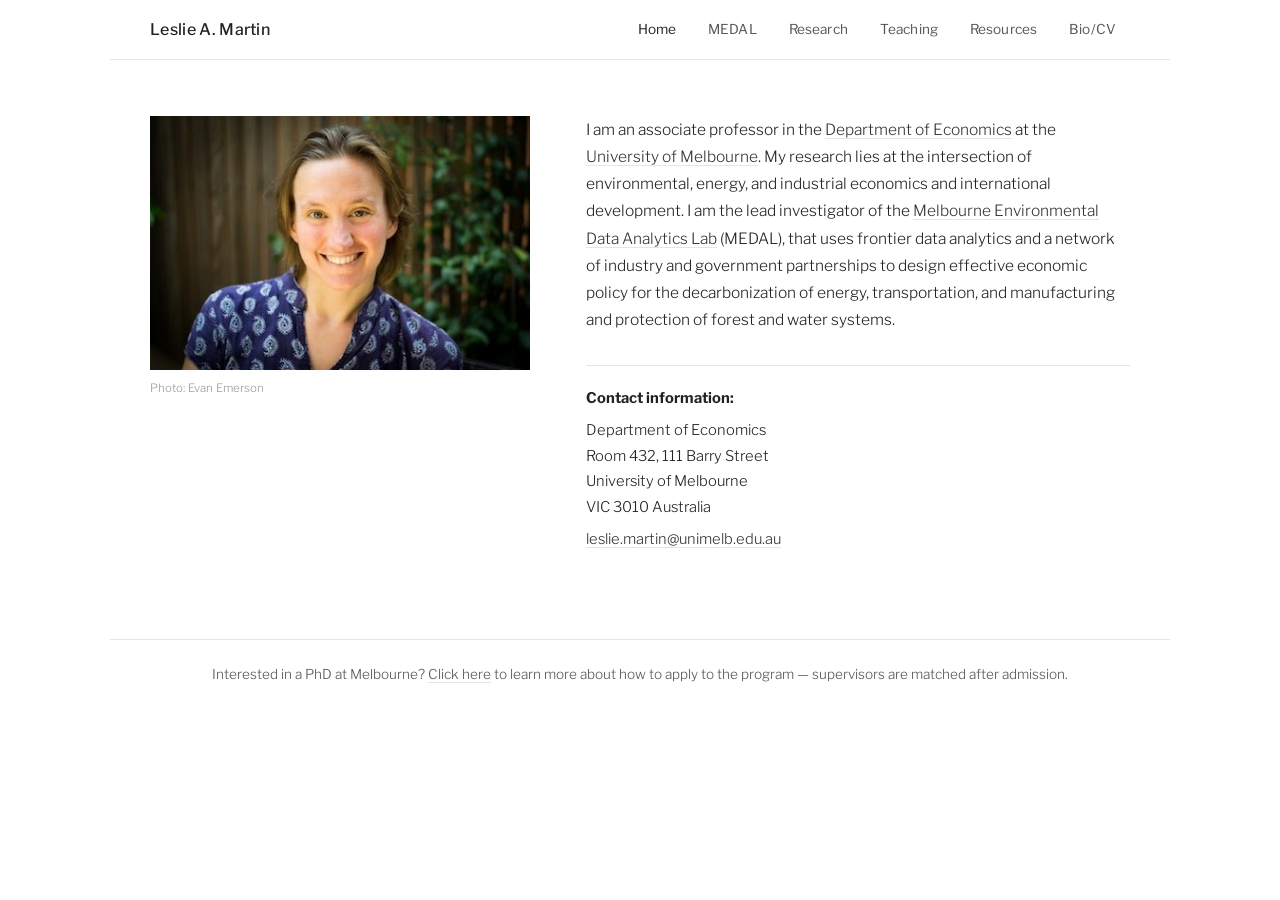
<file: index.html>
<!DOCTYPE html>
<html lang="en">
<head>
  <meta charset="UTF-8">
  <meta name="viewport" content="width=device-width, initial-scale=1.0">
  <title>Leslie A. Martin</title>
  <link rel="stylesheet" href="style.css">
</head>
<body>
  <nav>
    <div class="nav-inner">
      <a href="index.html" class="nav-name">Leslie A. Martin</a>
      <button class="nav-toggle" aria-label="Toggle menu">&#9776;</button>
      <ul class="nav-links">
        <li><a href="index.html" class="active">Home</a></li>
        <li><a href="medal.html">MEDAL</a></li>
        <li><a href="research.html">Research</a></li>
        <li><a href="teaching.html">Teaching</a></li>
        <li><a href="resources.html">Resources</a></li>
        <li><a href="bio.html">Bio/CV</a></li>
      </ul>
    </div>
  </nav>

  <main class="home-layout">
    <div class="home-photo">
      <img src="images/leslie-martin.jpg" alt="Leslie A. Martin, photo credit: Evan Emerson">
      <span class="photo-credit">Photo: Evan Emerson</span>
    </div>
    <div class="home-bio">
      <p>
        I am an associate professor in the <a href="http://www.economics.unimelb.edu.au/">Department of Economics</a> at the <a href="http://www.unimelb.edu.au/">University of Melbourne</a>. My research lies at the intersection of environmental, energy, and industrial economics and international development. I am the lead investigator of the <a href="medal.html">Melbourne Environmental Data Analytics Lab</a> (MEDAL), that uses frontier data analytics and a network of industry and government partnerships to design effective economic policy for the decarbonization of energy, transportation, and manufacturing and protection of forest and water systems.
      </p>

      <div class="home-contact">
        <p><strong>Contact information:</strong></p>
        <p>Department of Economics<br>
        Room 432, 111 Barry Street<br>
        University of Melbourne<br>
        VIC 3010 Australia</p>
        <p><a href="mailto:leslie.martin@unimelb.edu.au">leslie.martin@unimelb.edu.au</a></p>
      </div>
    </div>
  </main>

  <footer class="site-footer">
    <p>Interested in a PhD at Melbourne? <a href="https://study.unimelb.edu.au/find/courses/graduate/doctoral-program-in-economics/">Click here</a> to learn more about how to apply to the program &mdash; supervisors are matched after admission.</p>
  </footer>

  <script src="nav.js"></script>
</body>
</html>
</file>
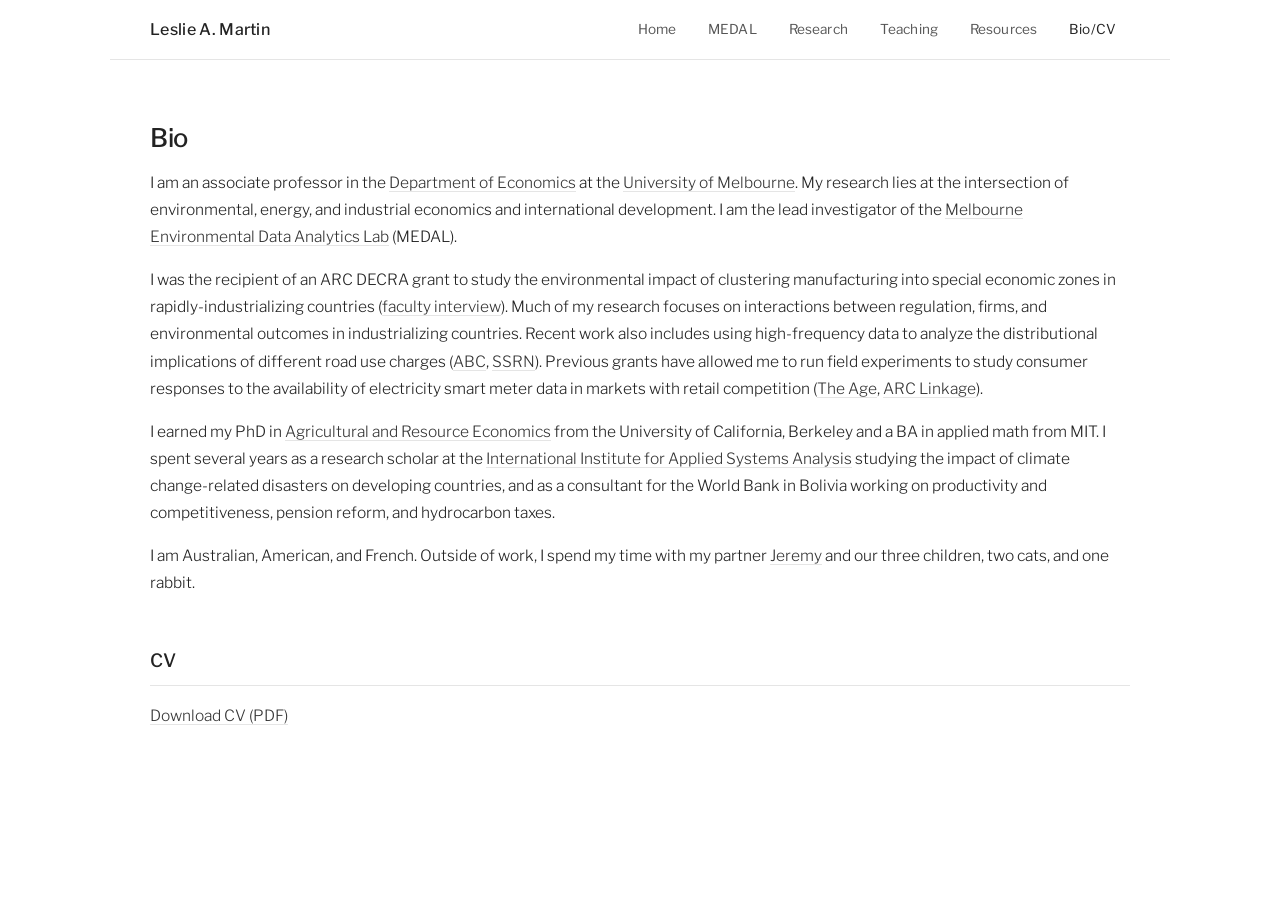
<file: bio.html>
<!DOCTYPE html>
<html lang="en">
<head>
  <meta charset="UTF-8">
  <meta name="viewport" content="width=device-width, initial-scale=1.0">
  <title>Bio/CV – Leslie A. Martin</title>
  <link rel="stylesheet" href="style.css">
</head>
<body>
  <nav>
    <div class="nav-inner">
      <a href="index.html" class="nav-name">Leslie A. Martin</a>
      <button class="nav-toggle" aria-label="Toggle menu">&#9776;</button>
      <ul class="nav-links">
        <li><a href="index.html">Home</a></li>
        <li><a href="medal.html">MEDAL</a></li>
        <li><a href="research.html">Research</a></li>
        <li><a href="teaching.html">Teaching</a></li>
        <li><a href="resources.html">Resources</a></li>
        <li><a href="bio.html" class="active">Bio/CV</a></li>
      </ul>
    </div>
  </nav>

  <main>
    <h1>Bio</h1>

    <p>
      I am an associate professor in the <a href="http://www.economics.unimelb.edu.au/">Department of Economics</a> at the <a href="http://www.unimelb.edu.au/">University of Melbourne</a>. My research lies at the intersection of environmental, energy, and industrial economics and international development. I am the lead investigator of the <a href="medal.html">Melbourne Environmental Data Analytics Lab</a> (MEDAL).
    </p>

    <p>
      I was the recipient of an ARC DECRA grant to study the environmental impact of clustering manufacturing into special economic zones in rapidly-industrializing countries (<a href="https://fbe.unimelb.edu.au/newsroom/leslie-martin-decra">faculty interview</a>). Much of my research focuses on interactions between regulation, firms, and environmental outcomes in industrializing countries. Recent work also includes using high-frequency data to analyze the distributional implications of different road use charges (<a href="https://www.abc.net.au/news/2017-11-23/congestion-tax-road-use-how-might-it-work-in-australia/9169032">ABC</a>, <a href="https://papers.ssrn.com/sol3/papers.cfm?abstract_id=3055522">SSRN</a>). Previous grants have allowed me to run field experiments to study consumer responses to the availability of electricity smart meter data in markets with retail competition (<a href="http://www.theage.com.au/national/education/voice/a-smart-way-to-save-some-money-on-your-power-bills-20150708-3yya8.html">The Age</a>, <a href="https://pursuit.unimelb.edu.au/articles/smart-customers-save">ARC Linkage</a>).
    </p>

    <p>
      I earned my PhD in <a href="http://areweb.berkeley.edu/">Agricultural and Resource Economics</a> from the University of California, Berkeley and a BA in applied math from MIT. I spent several years as a research scholar at the <a href="http://www.iiasa.ac.at/">International Institute for Applied Systems Analysis</a> studying the impact of climate change-related disasters on developing countries, and as a consultant for the World Bank in Bolivia working on productivity and competitiveness, pension reform, and hydrocarbon taxes.
    </p>

    <p>
      I am Australian, American, and French. Outside of work, I spend my time with my partner <a href="https://www.jeremy.org/">Jeremy</a> and our three children, two cats, and one rabbit.

    <h2>CV</h2>
    <p><a href="https://drive.google.com/file/d/1on5VUrIWEfvN2PdWMjD_6a-p7-GPzYoG/view?usp=sharing">Download CV (PDF)</a></p>
  </main>

  <script src="nav.js"></script>
</body>
</html>
</file>
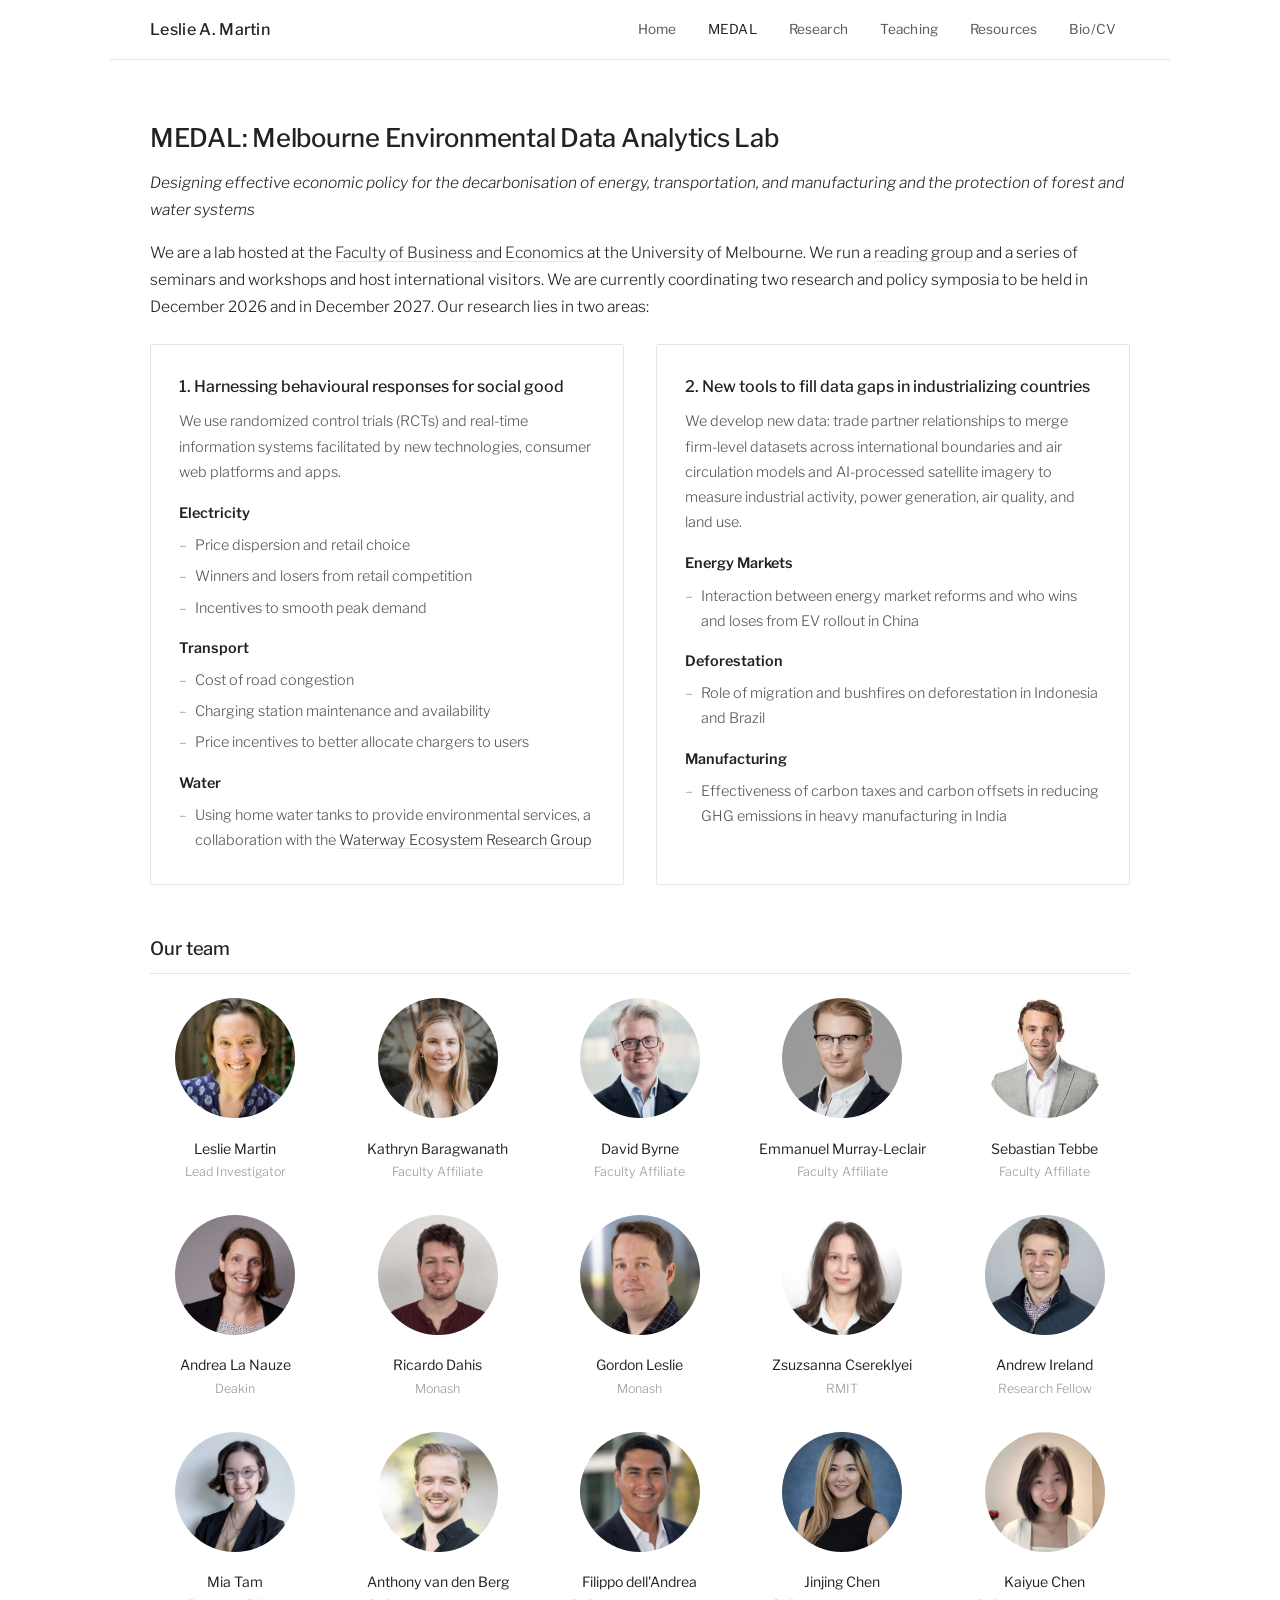
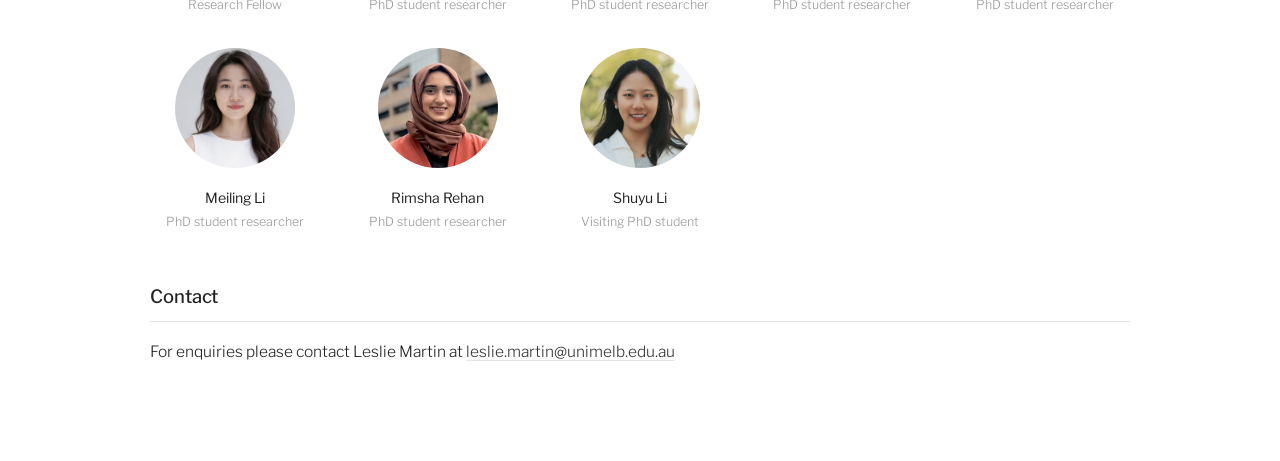
<file: medal.html>
<!DOCTYPE html>
<html lang="en">
<head>
  <meta charset="UTF-8">
  <meta name="viewport" content="width=device-width, initial-scale=1.0">
  <title>MEDAL – Leslie A. Martin</title>
  <link rel="stylesheet" href="style.css">
</head>
<body>
  <nav>
    <div class="nav-inner">
      <a href="index.html" class="nav-name">Leslie A. Martin</a>
      <button class="nav-toggle" aria-label="Toggle menu">&#9776;</button>
      <ul class="nav-links">
        <li><a href="index.html">Home</a></li>
        <li><a href="medal.html" class="active">MEDAL</a></li>
        <li><a href="research.html">Research</a></li>
        <li><a href="teaching.html">Teaching</a></li>
        <li><a href="resources.html">Resources</a></li>
        <li><a href="bio.html">Bio/CV</a></li>
      </ul>
    </div>
  </nav>

  <main>
    <h1>MEDAL: Melbourne Environmental Data Analytics Lab</h1>
    
    <p><i>Designing effective economic policy for the decarbonisation of energy, transportation, and manufacturing and the protection of forest and water systems</i></p>
    <p>We are a lab hosted at the <a href="https://fbe.unimelb.edu.au/">Faculty of Business and Economics</a> at the University of Melbourne. We run a <a href="reading-group.html">reading group</a> and a series of seminars and workshops and host international visitors. We are currently coordinating two research and policy symposia to be held in December 2026 and in December 2027. Our research lies in two areas:</p>

    <div class="research-areas">
      <div class="area-card">
        <h3>1. Harnessing behavioural responses for social good</h3>
        <p style="font-size:0.9rem; color:var(--clr-text-light);">We use randomized control trials (RCTs) and real-time information systems facilitated by new technologies, consumer web platforms and apps.</p>
        <h4 style="font-size:0.9rem; font-weight:600; margin:12px 0 4px;">Electricity</h4>
        <ul>
          <li>Price dispersion and retail choice</li>
          <li>Winners and losers from retail competition</li>
          <li>Incentives to smooth peak demand</li>
        </ul>
        <h4 style="font-size:0.9rem; font-weight:600; margin:12px 0 4px;">Transport</h4>
        <ul>
          <li>Cost of road congestion</li>
          <li>Charging station maintenance and availability</li>
          <li>Price incentives to better allocate chargers to users</li>
        </ul>
        <h4 style="font-size:0.9rem; font-weight:600; margin:12px 0 4px;">Water</h4>
        <ul>
          <li>Using home water tanks to provide environmental services, a collaboration with the <a href="https://safes.unimelb.edu.au/research/werg">Waterway Ecosystem Research Group</a></li>
        </ul>
      </div>
      <div class="area-card">
        <h3>2. New tools to fill data gaps in industrializing countries</h3>
        <p style="font-size:0.9rem; color:var(--clr-text-light);">We develop new data: trade partner relationships to merge firm-level datasets across international boundaries and air circulation models and AI-processed satellite imagery to measure industrial activity, power generation, air quality, and land use.</p>
        <h4 style="font-size:0.9rem; font-weight:600; margin:12px 0 4px;">Energy Markets</h4>
        <ul>
          <li>Interaction between energy market reforms and who wins and loses from EV rollout in China</li>
        </ul>
        <h4 style="font-size:0.9rem; font-weight:600; margin:12px 0 4px;">Deforestation</h4>
        <ul>
          <li>Role of migration and bushfires on deforestation in Indonesia and Brazil</li>
        </ul>
        <h4 style="font-size:0.9rem; font-weight:600; margin:12px 0 4px;">Manufacturing</h4>
        <ul>
          <li>Effectiveness of carbon taxes and carbon offsets in reducing GHG emissions in heavy manufacturing in India</li>
        </ul>
      </div>
    </div>

    <h2>Our team</h2>
    <div class="team-grid">
      <div class="team-member">
        <a href="https://www.lesliemartin.org/"><img src="images/leslie-martin-team.jpg" alt="Leslie Martin"></a>
        <div class="name">Leslie Martin</div>
        <div class="role">Lead Investigator</div>
      </div>
      <div class="team-member">
        <a href="https://kathrynbaragwanath.com/"><img src="images/kathryn-baragwanath.jpg" alt="Kathryn Baragwanath"></a>
        <div class="name">Kathryn Baragwanath</div>
        <div class="role">Faculty Affiliate</div>
      </div>
      <div class="team-member">
        <a href="https://sites.google.com/view/dprbyrne/"><img src="images/david-byrne.jpg" alt="David Byrne"></a>
        <div class="name">David Byrne</div>
        <div class="role">Faculty Affiliate</div>
      </div>
      <div class="team-member">
        <a href="https://sites.google.com/view/emmanuelmurrayleclair"><img src="images/emmanuel-murray-leclair.jpg" alt="Emmanuel Murray-Leclair"></a>
        <div class="name">Emmanuel Murray-Leclair</div>
        <div class="role">Faculty Affiliate</div>
      </div>
      <div class="team-member">
        <a href="https://sebastiantebbe.github.io/"><img src="images/sebastian-tebbe.jpg" alt="Sebastian Tebbe"></a>
        <div class="name">Sebastian Tebbe</div>
        <div class="role">Faculty Affiliate</div>
      </div>
      <div class="team-member">
        <a href="https://sites.google.com/site/andrealanauze/"><img src="images/andrea-la-nauze.png" alt="Andrea La Nauze"></a>
        <div class="name">Andrea La Nauze</div>
        <div class="role">Deakin</div>
      </div>
      <div class="team-member">
        <a href="https://sites.google.com/site/andrealanauze/"><img src="images/ricardo-dahis.png" alt="Ricardo Dahis"></a>
        <div class="name">Ricardo Dahis</div>
        <div class="role">Monash</div>
      </div>
      <div class="team-member">
        <a href="https://sites.google.com/site/andrealanauze/"><img src="images/gordon-leslie.png" alt="Gordon Leslie"></a>
        <div class="name">Gordon Leslie</div>
        <div class="role">Monash</div>
      </div>               
      <div class="team-member">
        <a href="https://sites.google.com/site/andrealanauze/"><img src="images/zsuzsanna-csereklyei.png" alt="Zsuzsanna Csereklyei"></a>
        <div class="name">Zsuzsanna Csereklyei</div>
        <div class="role">RMIT</div>
      </div>
      <div class="team-member">
        <a href="https://www.andrewirelandecon.com/"><img src="images/andrew-ireland.png" alt="Andrew Ireland"></a>
        <div class="name">Andrew Ireland</div>
        <div class="role">Research Fellow</div>
      </div>             
      <div class="team-member">
        <a href="https://sites.google.com/view/miaktam/home"><img src="images/mia-tam.jpg" alt="Mia Tam"></a>
        <div class="name">Mia Tam</div>
        <div class="role">Research Fellow</div>
      </div>
      <div class="team-member">
        <a href="https://sites.google.com/view/anthonyvandenberg/"><img src="images/anthony-van-den-berg.png" alt="Anthony van den Berg"></a>
        <div class="name">Anthony van den Berg</div>
        <div class="role">PhD student researcher</div>
      </div>
      <div class="team-member">
        <img src="images/filippo-dellandrea.png" alt="Filippo dell'Andrea">
        <div class="name">Filippo dell'Andrea</div>
        <div class="role">PhD student researcher</div>
      </div>                  
      <div class="team-member">
        <a href="https://au.linkedin.com/in/jinjing-chen-1190942a9"><img src="images/jinjing-chen.jpg" alt="Jinjing Chen"></a>
        <div class="name">Jinjing Chen</div>
        <div class="role">PhD student researcher</div>
      </div>
      <div class="team-member">
        <img src="images/kaiyue-chen.jpg" alt="Kaiyue Chen">
        <div class="name">Kaiyue Chen</div>
        <div class="role">PhD student researcher</div>
      </div>
      <div class="team-member">
      <a href="https://lmlpq.github.io/Meiling/">
        <img src="images/meiling-li.png" alt="Meiling Li"></a>
        <div class="name">Meiling Li</div>
        <div class="role">PhD student researcher</div>
      </div>
      <div class="team-member">
      <a href="https://www.linkedin.com/in/rimsharehan/"><img src="images/rimsha-rehan.png" alt="Rimsha Rehan"></a>
        <div class="name">Rimsha Rehan</div>
        <div class="role">PhD student researcher</div>
      </div>
      <div class="team-member">
      <a href="https://sxl1343-wq.github.io/personal-website/"><img src="images/shuyu-li.png" alt="Shuyu Li"></a>
        <div class="name">Shuyu Li</div>
        <div class="role">Visiting PhD student</div>
      </div>
    </div>    

    <h2>Contact</h2>
    <p>For enquiries please contact Leslie Martin at <a href="mailto:leslie.martin@unimelb.edu.au">leslie.martin@unimelb.edu.au</a></p>
  </main>

  <script src="nav.js"></script>
</body>
</html>
</file>
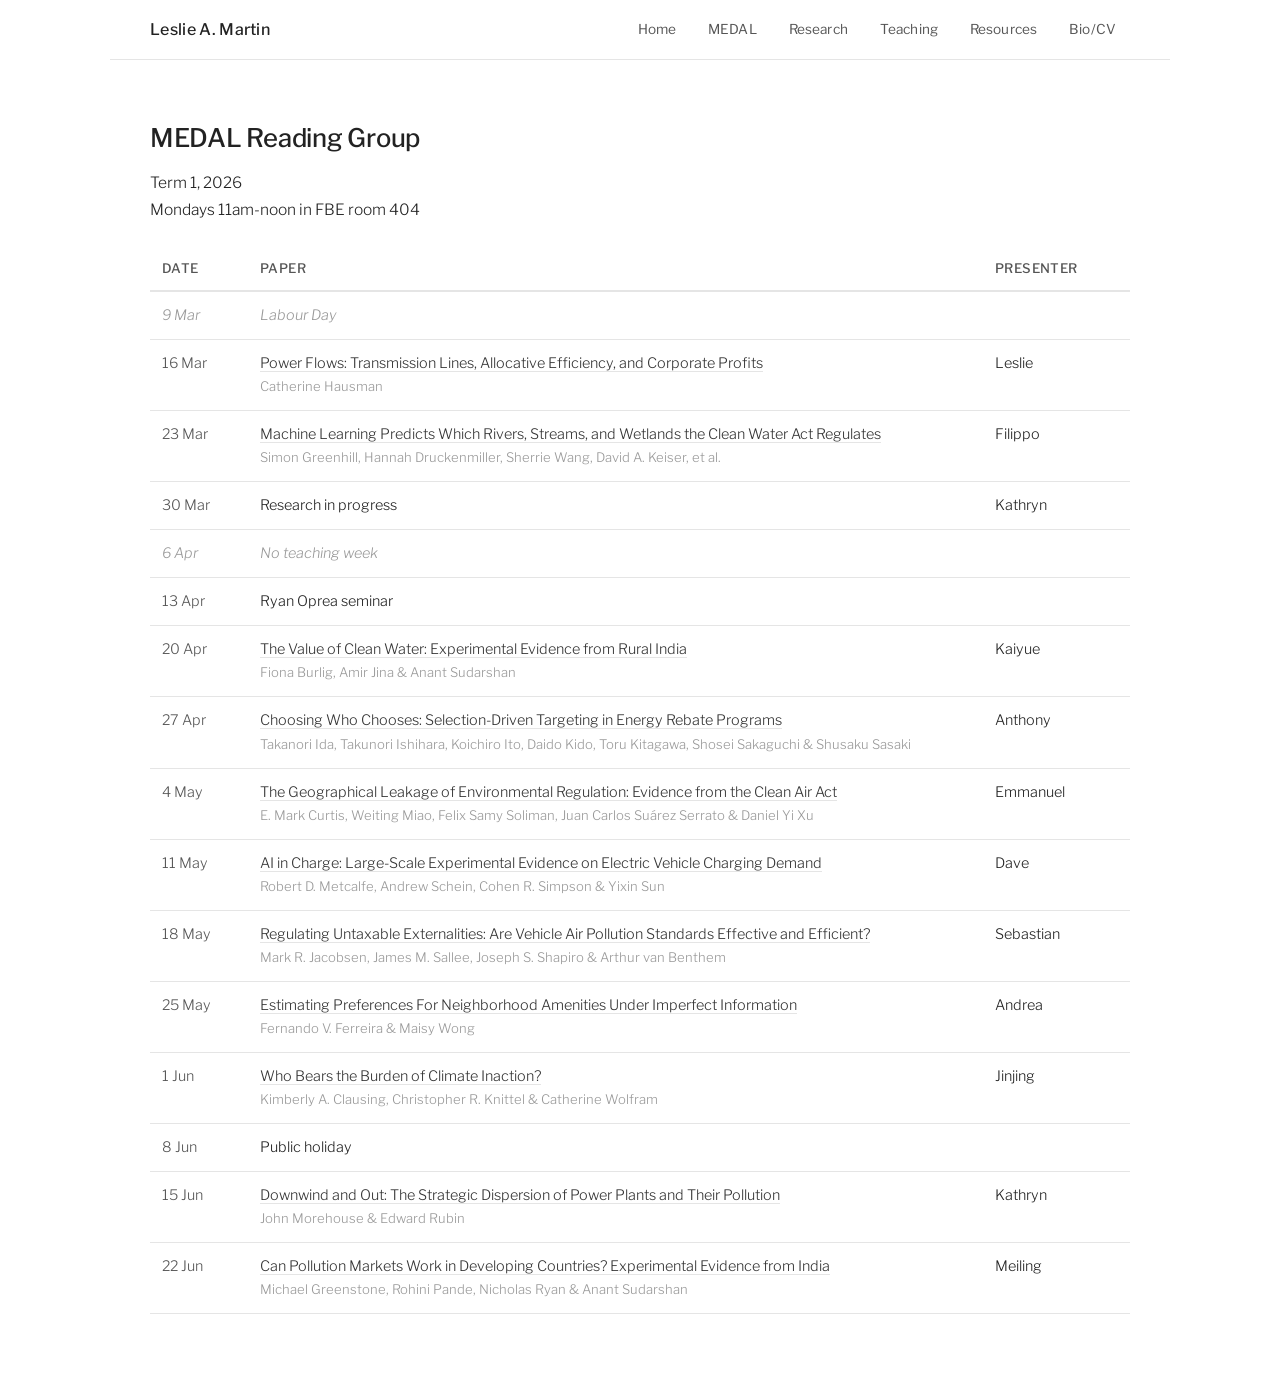
<file: reading-group.html>
<!DOCTYPE html>
<html lang="en">
<head>
  <meta charset="UTF-8">
  <meta name="viewport" content="width=device-width, initial-scale=1.0">
  <title>MEDAL Reading Group – Leslie A. Martin</title>
  <link rel="stylesheet" href="style.css">
</head>
<body>
  <nav>
    <div class="nav-inner">
      <a href="index.html" class="nav-name">Leslie A. Martin</a>
      <button class="nav-toggle" aria-label="Toggle menu">&#9776;</button>
      <ul class="nav-links">
        <li><a href="index.html">Home</a></li>
        <li><a href="medal.html">MEDAL</a></li>
        <li><a href="research.html">Research</a></li>
        <li><a href="teaching.html">Teaching</a></li>
        <li><a href="resources.html">Resources</a></li>
        <li><a href="bio.html">Bio/CV</a></li>
      </ul>
    </div>
  </nav>

  <main>
    <h1>MEDAL Reading Group</h1>
    <p>Term 1, 2026<br>
Mondays 11am-noon in FBE room 404</p>

    <table class="schedule-table">
      <colgroup>
        <col style="width: 10%;">
        <col style="width: 75%;">
        <col style="width: 15%;">
      </colgroup>
      <thead>
        <tr>
          <th>Date</th>
          <th>Paper</th>
          <th>Presenter</th>

        </tr>
      </thead>
      <tbody>
        <tr class="break-row">
          <td>9 Mar</td>
          <td>Labour Day</td>
          <td></td>
        </tr>
        <tr>
          <td>16 Mar</td>
          <td><a href="https://www.aeaweb.org/articles?id=10.1257/aer.20240276">Power Flows: Transmission Lines, Allocative Efficiency, and Corporate Profits</a><br><span class="authors">Catherine Hausman</span></td>
          <td>Leslie</td>
        </tr>
        <tr>
          <td>23 Mar</td>
          <td><a href="https://www.science.org/doi/10.1126/science.adi3794">Machine Learning Predicts Which Rivers, Streams, and Wetlands the Clean Water Act Regulates</a><br><span class="authors">Simon Greenhill, Hannah Druckenmiller, Sherrie Wang, David A. Keiser, et al.</span></td>
          <td>Filippo</td>
        </tr>
        <tr>
          <td>30 Mar</td>
          <td>Research in progress</td>
          <td>Kathryn</td>
        </tr>
        <tr class="break-row">
          <td>6 Apr</td>
          <td>No teaching week</td>
          <td></td>
        </tr>
        <tr>
          <td>13 Apr</td>
          <td>Ryan Oprea seminar</td>
          <td></td>
        </tr>
        <tr>
          <td>20 Apr</td>
          <td><a href="https://www.aeaweb.org/articles?id=10.1257/aer.20250278">The Value of Clean Water: Experimental Evidence from Rural India</a><br><span class="authors">Fiona Burlig, Amir Jina &amp; Anant Sudarshan</span></td>
          <td>Kaiyue</td>
        </tr>
        <tr>
          <td>27 Apr</td>
          <td><a href="https://koichiroito.com/pdfs/Choosing_Who_Chooses.pdf">Choosing Who Chooses: Selection-Driven Targeting in Energy Rebate Programs</a><br><span class="authors">Takanori Ida, Takunori Ishihara, Koichiro Ito, Daido Kido, Toru Kitagawa, Shosei Sakaguchi &amp; Shusaku Sasaki</span></td>
          <td>Anthony</td>          
        </tr>
        <tr>
          <td>4 May</td>
          <td><a href="https://www.dropbox.com/scl/fi/66egddln357pbzr5ghvll/Curtis-Miao-Soliman-Serrato-Xu.pdf?rlkey=7dfniqgoqafbxi16xmu1zkfhc&e=1&dl=0">The Geographical Leakage of Environmental Regulation: Evidence from the Clean Air Act</a><br><span class="authors">E. Mark Curtis, Weiting Miao, Felix Samy Soliman, Juan Carlos Su&aacute;rez Serrato &amp; Daniel Yi Xu</span></td>
          <td>Emmanuel</td>
        </tr>
        <tr>
          <td>11 May</td>
          <td><a href="https://www.nber.org/papers/w34709">AI in Charge: Large-Scale Experimental Evidence on Electric Vehicle Charging Demand</a><br><span class="authors">Robert D. Metcalfe, Andrew Schein, Cohen R. Simpson &amp; Yixin Sun</span></td>
          <td>Dave</td>
        </tr>
        <tr>
          <td>18 May</td>
          <td><a href="https://academic.oup.com/qje/article-abstract/138/3/1907/7080183">Regulating Untaxable Externalities: Are Vehicle Air Pollution Standards Effective and Efficient?</a><br><span class="authors">Mark R. Jacobsen, James M. Sallee, Joseph S. Shapiro &amp; Arthur van Benthem</span></td>
          <td>Sebastian</td>
        </tr>
        <tr>
          <td>25 May</td>
          <td><a href="https://www.nber.org/system/files/working_papers/w28165/w28165.pdf">Estimating Preferences For Neighborhood Amenities Under Imperfect Information</a><br><span class="authors">Fernando V. Ferreira &amp; Maisy Wong</span></td>
          <td>Andrea</td>
        </tr>
        <tr>
          <td>1 Jun</td>
          <td><a href="https://www.nber.org/papers/w34525">Who Bears the Burden of Climate Inaction?</a><br><span class="authors">Kimberly A. Clausing, Christopher R. Knittel &amp; Catherine Wolfram</span></td>
          <td>Jinjing</td>
        </tr>
        <tr>
          <td>8 Jun</td>
          <td>Public holiday</td>
          <td></td>
        </tr>
        <tr>
          <td>15 Jun</td>
          <td><a href="https://edrub.in/Papers/draft-plant-locations.pdf">Downwind and Out: The Strategic Dispersion of Power Plants and Their Pollution</a><br><span class="authors">John Morehouse &amp; Edward Rubin</span></td>
          <td>Kathryn</td>
        </tr>
        <tr>
          <td>22 Jun</td>
          <td><a href="https://academic.oup.com/qje/article-abstract/140/2/1003/8002857">Can Pollution Markets Work in Developing Countries? Experimental Evidence from India</a><br><span class="authors">Michael Greenstone, Rohini Pande, Nicholas Ryan &amp; Anant Sudarshan</span></td>
          <td>Meiling</td>
        </tr>
      </tbody>
    </table>
  </main>

  <script src="nav.js"></script>
</body>
</html>
</file>
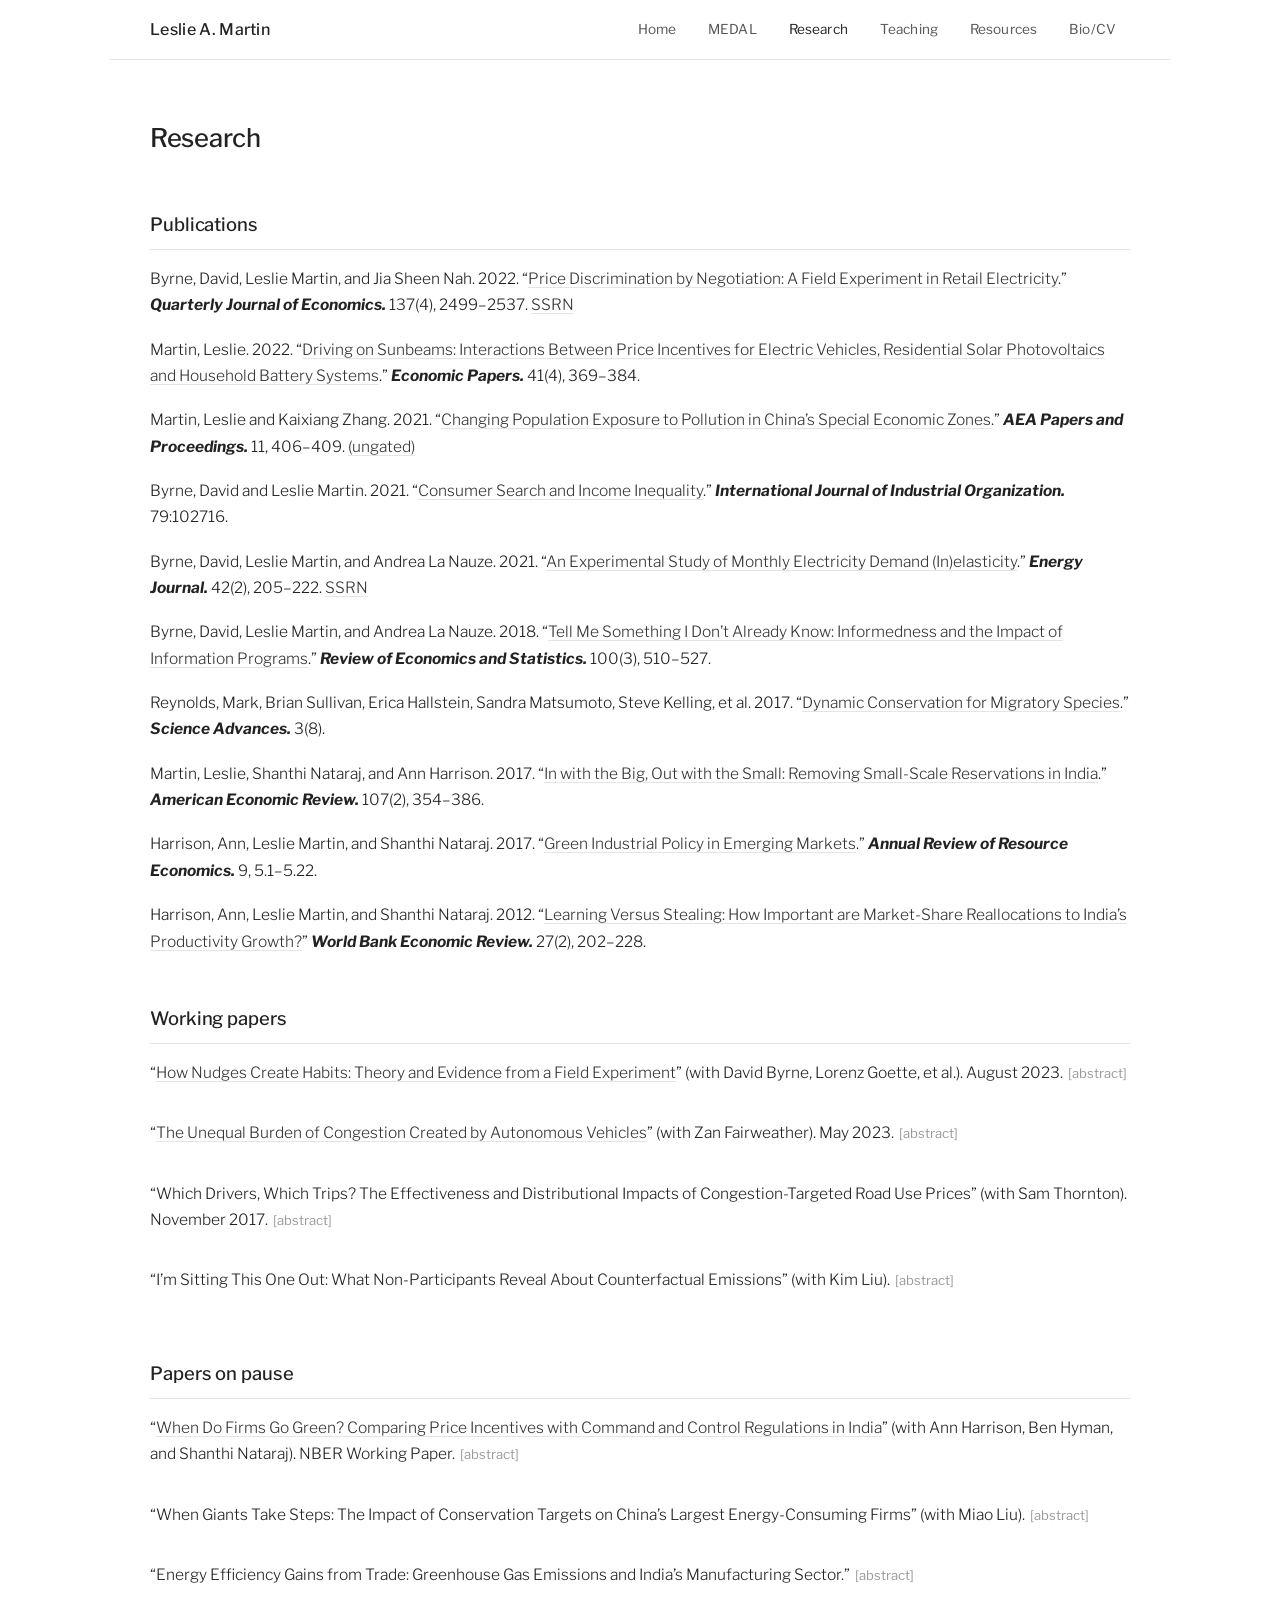
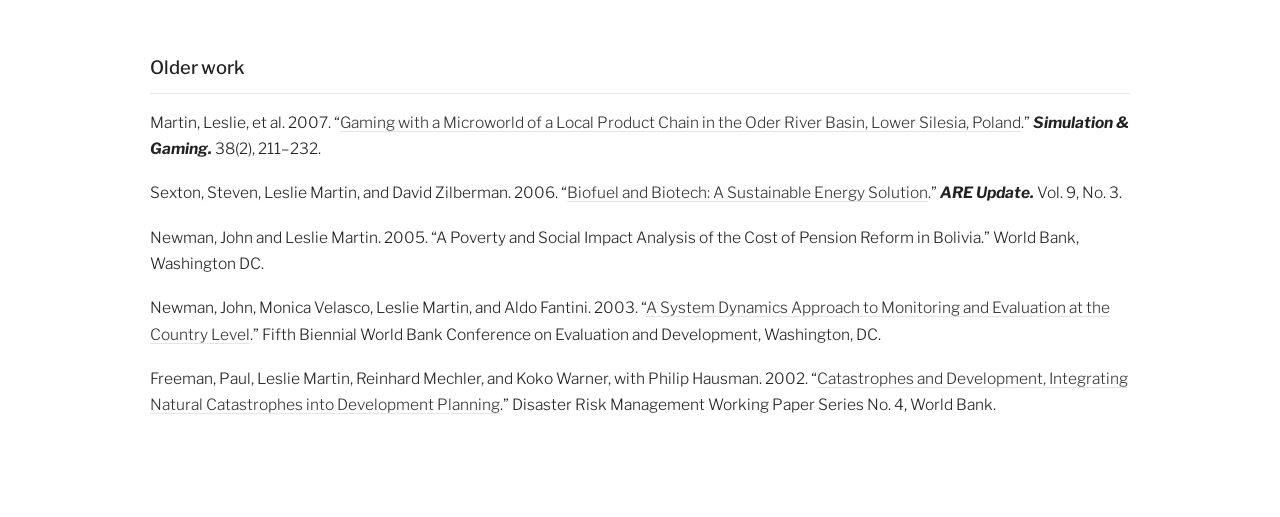
<file: research.html>
<!DOCTYPE html>
<html lang="en">
<head>
  <meta charset="UTF-8">
  <meta name="viewport" content="width=device-width, initial-scale=1.0">
  <title>Research – Leslie A. Martin</title>
  <link rel="stylesheet" href="style.css">
</head>
<body>
  <nav>
    <div class="nav-inner">
      <a href="index.html" class="nav-name">Leslie A. Martin</a>
      <button class="nav-toggle" aria-label="Toggle menu">&#9776;</button>
      <ul class="nav-links">
        <li><a href="index.html">Home</a></li>
        <li><a href="medal.html">MEDAL</a></li>
        <li><a href="research.html" class="active">Research</a></li>
        <li><a href="teaching.html">Teaching</a></li>
        <li><a href="resources.html">Resources</a></li>
        <li><a href="bio.html">Bio/CV</a></li>
      </ul>
    </div>
  </nav>

  <main>
    <h1>Research</h1>

    <h2>Publications</h2>

    <p class="cite">Byrne, David, Leslie Martin, and Jia Sheen Nah. 2022. &ldquo;<a href="https://academic.oup.com/qje/advance-article/doi/10.1093/qje/qjac021/6570715">Price Discrimination by Negotiation: A Field Experiment in Retail Electricity</a>.&rdquo; <b><i>Quarterly Journal of Economics.</i></b> 137(4), 2499&ndash;2537. <a href="https://papers.ssrn.com/sol3/papers.cfm?abstract_id=3352209">SSRN</a></p>

    <p class="cite">Martin, Leslie. 2022. &ldquo;<a href="https://onlinelibrary.wiley.com/doi/full/10.1111/1759-3441.12376">Driving on Sunbeams: Interactions Between Price Incentives for Electric Vehicles, Residential Solar Photovoltaics and Household Battery Systems</a>.&rdquo; <b><i>Economic Papers.</i></b> 41(4), 369&ndash;384.</p>

    <p class="cite">Martin, Leslie and Kaixiang Zhang. 2021. &ldquo;<a href="https://www.aeaweb.org/articles?id=10.1257/pandp.20211074">Changing Population Exposure to Pollution in China&rsquo;s Special Economic Zones</a>.&rdquo; <b><i>AEA Papers and Proceedings.</i></b> 11, 406&ndash;409. <a href="papers/China_SEZ_migration.pdf">(ungated)</a></p>

    <p class="cite">Byrne, David and Leslie Martin. 2021. &ldquo;<a href="https://www.sciencedirect.com/science/article/pii/S0167718721000096">Consumer Search and Income Inequality</a>.&rdquo; <b><i>International Journal of Industrial Organization.</i></b> 79:102716.</p>

    <p class="cite">Byrne, David, Leslie Martin, and Andrea La Nauze. 2021. &ldquo;<a href="https://www.iaee.org/en/publications/ejarticle.aspx?id=3633">An Experimental Study of Monthly Electricity Demand (In)elasticity</a>.&rdquo; <b><i>Energy Journal.</i></b> 42(2), 205&ndash;222. <a href="https://papers.ssrn.com/sol3/papers.cfm?abstract_id=3164697">SSRN</a></p>

    <p class="cite">Byrne, David, Leslie Martin, and Andrea La Nauze. 2018. &ldquo;<a href="http://www.mitpressjournals.org/doi/abs/10.1162/REST_a_00695">Tell Me Something I Don&rsquo;t Already Know: Informedness and the Impact of Information Programs</a>.&rdquo; <b><i>Review of Economics and Statistics.</i></b> 100(3), 510&ndash;527.</p>

    <p class="cite">Reynolds, Mark, Brian Sullivan, Erica Hallstein, Sandra Matsumoto, Steve Kelling, et al. 2017. &ldquo;<a href="http://advances.sciencemag.org/content/3/8/e1700707">Dynamic Conservation for Migratory Species</a>.&rdquo; <b><i>Science Advances.</i></b> 3(8).</p>

    <p class="cite">Martin, Leslie, Shanthi Nataraj, and Ann Harrison. 2017. &ldquo;<a href="http://pubs.aeaweb.org/doi/pdfplus/10.1257/aer.20141335">In with the Big, Out with the Small: Removing Small-Scale Reservations in India</a>.&rdquo; <b><i>American Economic Review.</i></b> 107(2), 354&ndash;386.</p>

    <p class="cite">Harrison, Ann, Leslie Martin, and Shanthi Nataraj. 2017. &ldquo;<a href="http://www.annualreviews.org/doi/10.1146/annurev-resource-100516-053445">Green Industrial Policy in Emerging Markets</a>.&rdquo; <b><i>Annual Review of Resource Economics.</i></b> 9, 5.1&ndash;5.22.</p>

    <p class="cite">Harrison, Ann, Leslie Martin, and Shanthi Nataraj. 2012. &ldquo;<a href="http://wber.oxfordjournals.org/content/early/2012/11/20/wber.lhs029">Learning Versus Stealing: How Important are Market-Share Reallocations to India&rsquo;s Productivity Growth?</a>&rdquo; <b><i>World Bank Economic Review.</i></b> 27(2), 202&ndash;228.</p>

    <h2>Working papers</h2>

    <div class="cite">
      <p>&ldquo;<a href="https://papers.ssrn.com/sol3/papers.cfm?abstract_id=3974371">How Nudges Create Habits: Theory and Evidence from a Field Experiment</a>&rdquo; (with David Byrne, Lorenz Goette, et al.). August 2023. <button class="abstract-toggle" onclick="this.parentElement.nextElementSibling.classList.toggle('open'); this.textContent = this.textContent === '[abstract]' ? '[hide]' : '[abstract]'">[abstract]</button></p>
      <div class="abstract">We run a field experiment that monitors behavioral responses to nudges at a high frequency during and post-treatment and varies the duration of treatment cycles. We document asymmetry: treatment effects emerge immediately with nudges, neither grow nor wane with continued treatment, and gradually decay after nudges stop, taking longer to decay the longer the duration of treatment. To study the underlying behavioral mechanism for these dynamics, we extend the traditional consumption-based model of habit formation to incorporate salience and the possibility of state-dependent attention. We structurally estimate the model and find that a dynamic attention-based mechanism best predicts consumption responses to nudges in our context, both in and out of sample. Through counterfactual simulations, we illustrate the importance of identifying the underlying behavioral mechanism by contrasting implications of consumption- and attention-based habit formation when designing nudge interventions for sustained behavioral change.</div>
    </div>

    <div class="cite">
      <p>&ldquo;<a href="https://papers.ssrn.com/sol3/papers.cfm?abstract_id=3660677">The Unequal Burden of Congestion Created by Autonomous Vehicles</a>&rdquo; (with Zan Fairweather). May 2023. <button class="abstract-toggle" onclick="this.parentElement.nextElementSibling.classList.toggle('open'); this.textContent = this.textContent === '[abstract]' ? '[hide]' : '[abstract]'">[abstract]</button></p>
      <div class="abstract">We provide a framework for thinking about the distributional implications of Autonomous Vehicle (AV) adoption and back-of-the-envelope estimates of their potential magnitude. We focus on the anticipated congestion caused by AV-induced demand for road use in the short to medium run, when AVs mitigate the negative experience of congestion by adopters, lowering their private cost of driving, without reducing associated externalities. Given the expectation that adoption is likely to initially skew towards higher-income drivers, we show that AVs will distort the experience of existing and exacerbated congestion externalities towards lower-income commuters. Finally, we show that disproportional impacts are most likely in congestion-prone cities where many higher-income commuters currently take public transit.</div>
    </div>

    <div class="cite">
      <p>&ldquo;Which Drivers, Which Trips? The Effectiveness and Distributional Impacts of Congestion-Targeted Road Use Prices&rdquo; (with Sam Thornton). November 2017. <button class="abstract-toggle" onclick="this.parentElement.nextElementSibling.classList.toggle('open'); this.textContent = this.textContent === '[abstract]' ? '[hide]' : '[abstract]'">[abstract]</button></p>
      <div class="abstract">We use a large field experiment to document who responds to road use prices and explore the extent to which distance, time of day, and location-based charges would actually reduce congestion. The experiment collected six-second location data from GPS transponders installed in 1400 vehicles over a nine month period and implemented different prices via a system of credit accounts. Although we find an average price elasticity of -0.11 to uniform per kilometer charges, which is consistent with the literature on short-term demand response to fuel price increases, we provide evidence that in the short-run higher fuel taxes reduce driving without reducing driving that contributes to congestion. Under the price reforms that we test, drivers primarily drop trip segments that were not contributing greatly to congestion externalities, like repeat trips to grocery stores. Finally, we show that because low-income drivers contribute least to congestion externalities and respond most to road use charges, they would be better off if existing sources of road revenues were replaced with fees that better reflect each driver&rsquo;s contribution to road use externalities.</div>
    </div>

    <div class="cite">
      <p>&ldquo;I&rsquo;m Sitting This One Out: What Non-Participants Reveal About Counterfactual Emissions&rdquo; (with Kim Liu). <button class="abstract-toggle" onclick="this.parentElement.nextElementSibling.classList.toggle('open'); this.textContent = this.textContent === '[abstract]' ? '[hide]' : '[abstract]'">[abstract]</button></p>
      <div class="abstract">In a voluntary emissions-reductions system, regulators must evaluate and sign off on firms&rsquo; claims of what they would do absent credits. This paper uses the behavior of non-participants to ex-post evaluate these claims. We focus on carbon offset projects in industrial energy efficiency, co-generation, input substitution, and fuel switching that are supplied by firms in India to the international emissions trading market through the Clean Development Mechanism (CDM). We identify the firms involved in over 600 CDM projects in a comprehensive dataset of Indian manufacturing firms. We first look for signs of strategic selection into program participation. After controlling for firm size and industry, there is no evidence that applicants are more likely to have decreasing emissions trends pre-application. We then evaluate behavior ex-post. We find that participants indeed reduce emissions intensity relative to similar non-participant firms, but in a way that is moderated by a greater expansion of output. Looking across project types, the largest emission reductions come from projects that improve energy efficiency and export excess energy to the grid. Fuel switching and input blending projects are more questionable recipients of credits because non-participants engage in these activities at similar rates.</div>
    </div>

    <h2>Papers on pause</h2>

    <div class="cite">
      <p>&ldquo;<a href="http://www.nber.org/papers/w21763">When Do Firms Go Green? Comparing Price Incentives with Command and Control Regulations in India</a>&rdquo; (with Ann Harrison, Ben Hyman, and Shanthi Nataraj). NBER Working Paper. <button class="abstract-toggle" onclick="this.parentElement.nextElementSibling.classList.toggle('open'); this.textContent = this.textContent === '[abstract]' ? '[hide]' : '[abstract]'">[abstract]</button></p>
      <div class="abstract">Command-and-control (CAC) environmental regulation is commonly believed to deliver environmental outcomes at very high cost. We study establishment-level responses in a large developing country to a set of centrally-imposed but locally-implemented CAC policies. We observe increased investments in abatement equipment and reduced coal use, especially in regions that previously had a poor record of compliance with local environmental regulations. We also document a previously under-discussed margin for protecting high-value areas in countries that are growing rapidly: deterred entry by high-polluting industries into regulated zones. We show that under the CAC policies compliance and productivity costs were borne exclusively by targeted industries and firms. In contrast, variation in coal prices unrelated to the regulation lead to reductions in coal use across all firms. Our estimated coal price elasticity suggests that a 15-30% excise tax would be needed to generate reductions in coal consumption equivalent to those produced by these CAC policies.</div>
    </div>

    <div class="cite">
      <p>&ldquo;When Giants Take Steps: The Impact of Conservation Targets on China&rsquo;s Largest Energy-Consuming Firms&rdquo; (with Miao Liu). <button class="abstract-toggle" onclick="this.parentElement.nextElementSibling.classList.toggle('open'); this.textContent = this.textContent === '[abstract]' ? '[hide]' : '[abstract]'">[abstract]</button></p>
      <div class="abstract">Due to increasing coal use and related emissions, in 2006 the Chinese government mandated that the top 1000 energy-using firms adopt strict targets for reducing industrial energy consumption. This paper exploits the structure of the Top 1000 program to investigate the costs and benefits of an energy efficiency program in a rapidly industrialising economy. We match the Chinese Annual Census of Industrial Enterprises of over 200,000 firms per year with Top 1000 participation data and city-level air quality and economic outcomes. We find that although participating firms&rsquo; productivity grows slower than that of non-participating firms, the difference in growth rates is very small (less than 1%). Although we cannot rule out that overstated compliance lowered program cost, we find significant improvements in city-level air quality associated with the program, suggesting that firms did indeed respond.</div>
    </div>

    <div class="cite">
      <p>&ldquo;Energy Efficiency Gains from Trade: Greenhouse Gas Emissions and India&rsquo;s Manufacturing Sector.&rdquo; <button class="abstract-toggle" onclick="this.parentElement.nextElementSibling.classList.toggle('open'); this.textContent = this.textContent === '[abstract]' ? '[hide]' : '[abstract]'">[abstract]</button></p>
      <div class="abstract">Using 19 years of annual data from over 30,000 firms, I show that India&rsquo;s 1991 trade liberalization and market reforms lead to within-firm improvements in energy efficiency and reallocation of market share to more energy-efficient firms. This shift mitigated post-liberalization growth in energy use and associated greenhouse gas emissions. Two mechanisms led to increases in emissions intensity: increasing generator use post-liberalization and decreasing tariffs on intermediate material inputs, which helped firms that use inputs inefficiently to retain market share. But reductions in tariffs on intermediate capital inputs led to a 23% improvement in within-firm fuel efficiency. And liberalization of FDI and licensing requirements led to reallocations of market share to more fuel-efficient firms, further reducing emissions.</div>
    </div>

    <h2>Older work</h2>

    <p class="cite">Martin, Leslie, et al. 2007. &ldquo;<a href="http://sag.sagepub.com/content/38/2/211.full.pdf">Gaming with a Microworld of a Local Product Chain in the Oder River Basin, Lower Silesia, Poland</a>.&rdquo; <b><i>Simulation &amp; Gaming.</i></b> 38(2), 211&ndash;232.</p>

    <p class="cite">Sexton, Steven, Leslie Martin, and David Zilberman. 2006. &ldquo;<a href="http://giannini.ucop.edu/media/are-update/files/articles/v9n3_1.pdf">Biofuel and Biotech: A Sustainable Energy Solution</a>.&rdquo; <b><i>ARE Update.</i></b> Vol. 9, No. 3.</p>

    <p class="cite">Newman, John and Leslie Martin. 2005. &ldquo;A Poverty and Social Impact Analysis of the Cost of Pension Reform in Bolivia.&rdquo; World Bank, Washington DC.</p>

    <p class="cite">Newman, John, Monica Velasco, Leslie Martin, and Aldo Fantini. 2003. &ldquo;<a href="http://www.csdnet.aem.cornell.edu/papers/newman.pdf">A System Dynamics Approach to Monitoring and Evaluation at the Country Level</a>.&rdquo; Fifth Biennial World Bank Conference on Evaluation and Development, Washington, DC.</p>

    <p class="cite">Freeman, Paul, Leslie Martin, Reinhard Mechler, and Koko Warner, with Philip Hausman. 2002. &ldquo;<a href="http://preventionweb.net/go/4576">Catastrophes and Development, Integrating Natural Catastrophes into Development Planning</a>.&rdquo; Disaster Risk Management Working Paper Series No. 4, World Bank.</p>

  </main>

  <script src="nav.js"></script>
</body>
</html>
</file>
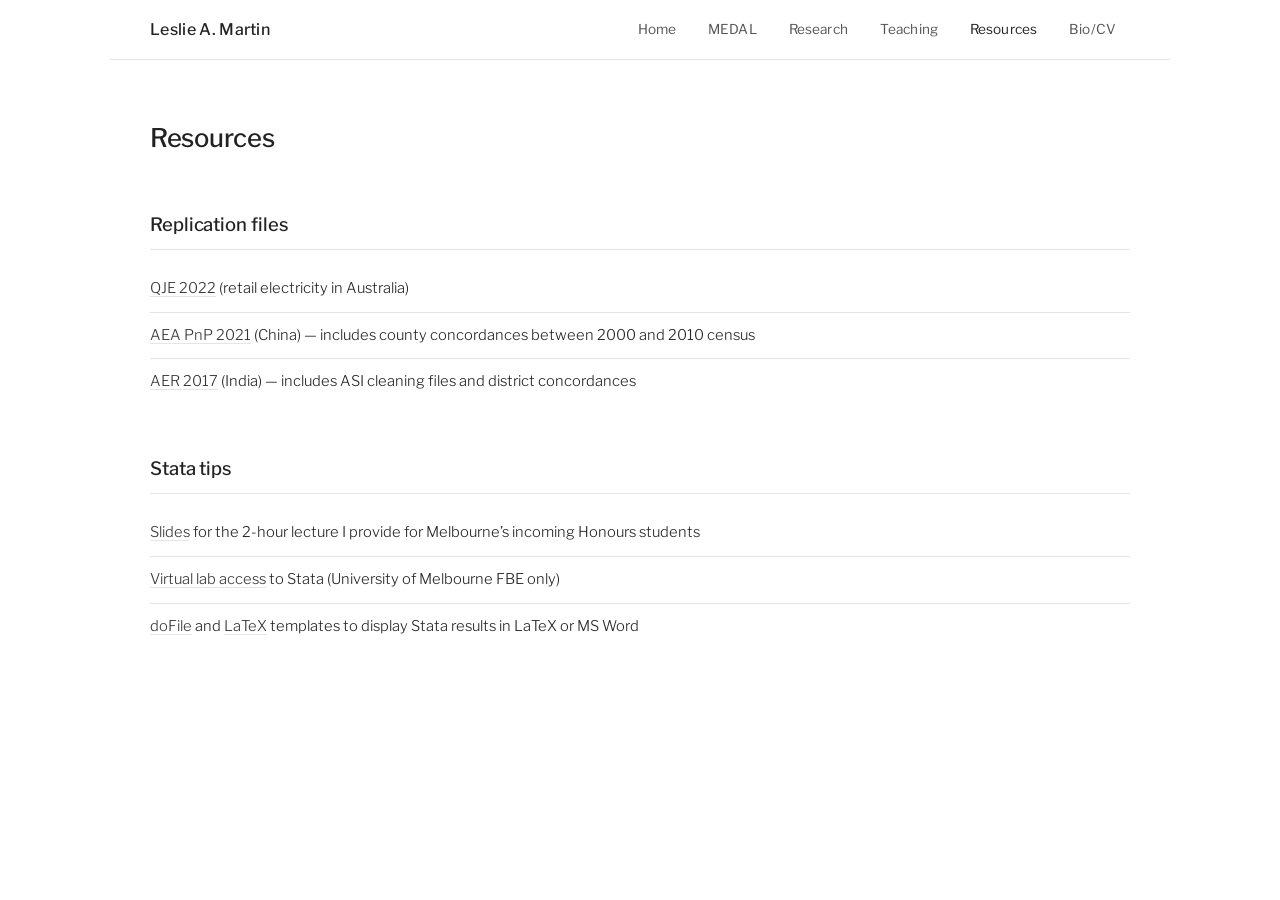
<file: resources.html>
<!DOCTYPE html>
<html lang="en">
<head>
  <meta charset="UTF-8">
  <meta name="viewport" content="width=device-width, initial-scale=1.0">
  <title>Resources – Leslie A. Martin</title>
  <link rel="stylesheet" href="style.css">
</head>
<body>
  <nav>
    <div class="nav-inner">
      <a href="index.html" class="nav-name">Leslie A. Martin</a>
      <button class="nav-toggle" aria-label="Toggle menu">&#9776;</button>
      <ul class="nav-links">
        <li><a href="index.html">Home</a></li>
        <li><a href="medal.html">MEDAL</a></li>
        <li><a href="research.html">Research</a></li>
        <li><a href="teaching.html">Teaching</a></li>
        <li><a href="resources.html" class="active">Resources</a></li>
        <li><a href="bio.html">Bio/CV</a></li>
      </ul>
    </div>
  </nav>

  <main>
    <h1>Resources</h1>

    <div class="resource-group">
      <h2>Replication files</h2>
      <ul>
        <li><a href="https://dataverse.harvard.edu/dataset.xhtml?persistentId=doi:10.7910/DVN/KRHAWJ">QJE 2022</a> (retail electricity in Australia)</li>
        <li><a href="https://www.openicpsr.org/openicpsr/project/139441/version/V1/view">AEA PnP 2021</a> (China) &mdash; includes county concordances between 2000 and 2010 census</li>
        <li><a href="https://www.openicpsr.org/openicpsr/project/113011/version/V1/view">AER 2017</a> (India) &mdash; includes ASI cleaning files and district concordances</li>
      </ul>
    </div>

    <div class="resource-group">
      <h2>Stata tips</h2>
      <ul>
        <li><a href="http://www.lesliemartin.org/Honours_Stata.pdf">Slides</a> for the 2-hour lecture I provide for Melbourne&rsquo;s incoming Honours students</li>
        <li><a href="http://fbe.unimelb.edu.au/students/virtual_lab">Virtual lab access</a> to Stata (University of Melbourne FBE only)</li>
        <li><a href="http://www.lesliemartin.org/sample.do">doFile</a> and <a href="http://www.lesliemartin.org/sample.tex">LaTeX</a> templates to display Stata results in LaTeX or MS Word</li>
      </ul>
    </div>
  </main>

  <script src="nav.js"></script>
</body>
</html>
</file>
<file: style.css>
/* ── Fonts ── */
@import url('https://fonts.googleapis.com/css2?family=Libre+Franklin:ital,wght@0,300;0,400;0,500;1,400&display=swap');

/* ── Variables ── */
:root {
  --clr-bg: #ffffff;
  --clr-text: #222222;
  --clr-text-light: #555555;
  --clr-accent: #222222;
  --clr-link: #333333;
  --clr-link-hover: #000000;
  --clr-border: #e5e5e5;
  --clr-muted: #999999;
  --font: 'Libre Franklin', -apple-system, BlinkMacSystemFont, sans-serif;
  --max-w: 1060px;
  --nav-h: 60px;
}

/* ── Reset ── */
*, *::before, *::after { box-sizing: border-box; margin: 0; padding: 0; }

body {
  font-family: var(--font);
  color: var(--clr-text);
  background: var(--clr-bg);
  line-height: 1.75;
  font-size: 15.5px;
  font-weight: 300;
  -webkit-font-smoothing: antialiased;
}

a {
  color: var(--clr-link);
  text-decoration: underline;
  text-decoration-color: var(--clr-border);
  text-underline-offset: 3px;
  transition: text-decoration-color 0.2s;
}
a:hover {
  text-decoration-color: var(--clr-link-hover);
}

/* ── Nav ── */
nav {
  position: sticky; top: 0; z-index: 100;
  background: var(--clr-bg);
  height: var(--nav-h);
}
.nav-inner {
  max-width: var(--max-w);
  margin: 0 auto;
  padding: 0 40px;
  display: flex;
  align-items: center;
  height: 100%;
  border-bottom: 1px solid var(--clr-border);
}
.nav-name {
  font-weight: 500;
  font-size: 1rem;
  letter-spacing: 0.02em;
  color: var(--clr-text);
  margin-right: auto;
  text-decoration: none;
}
.nav-name:hover { text-decoration: none; }
.nav-links {
  list-style: none;
  display: flex;
  gap: 4px;
}
.nav-links a {
  display: block;
  padding: 6px 14px;
  font-size: 0.85rem;
  font-weight: 400;
  letter-spacing: 0.01em;
  color: var(--clr-text-light);
  text-decoration: none;
  border-radius: 4px;
  transition: color 0.15s;
}
.nav-links a:hover,
.nav-links a.active {
  color: var(--clr-text);
}
.nav-toggle {
  display: none;
  background: none; border: none;
  font-size: 1.4rem; cursor: pointer;
  color: var(--clr-text);
}

/* ── Main ── */
main {
  max-width: var(--max-w);
  margin: 0 auto;
  padding: 56px 40px 80px;
}

h1 {
  font-weight: 500;
  font-size: 1.6rem;
  letter-spacing: -0.01em;
  margin-bottom: 8px;
}
h2 {
  font-weight: 500;
  font-size: 1.15rem;
  letter-spacing: -0.005em;
  margin: 48px 0 16px;
  padding-bottom: 8px;
  border-bottom: 1px solid var(--clr-border);
}
h3 {
  font-weight: 500;
  font-size: 1rem;
  margin: 28px 0 8px;
}

p { margin-bottom: 16px; }

/* ────────────────────────────
   HOME — big photo + bio
   ──────────────────────────── */
.home-layout {
  display: grid;
  grid-template-columns: 380px 1fr;
  gap: 56px;
  align-items: start;
}
.home-photo img {
  width: 100%;
  display: block;
}
.photo-credit {
  display: block;
  font-size: 0.72rem;
  color: var(--clr-muted);
  margin-top: 8px;
}
.home-bio p:first-child {
  margin-top: 0;
}
.phd-note {
  margin-top: 32px;
  padding-top: 20px;
  border-top: 1px solid var(--clr-border);
  font-size: 0.88rem;
  color: var(--clr-text-light);
}

/* ── Home contact block ── */
.home-contact {
  margin-top: 32px;
  padding-top: 20px;
  border-top: 1px solid var(--clr-border);
  font-size: 0.92rem;
}
.home-contact p { margin-bottom: 6px; }
.email-obfuscated {
  color: var(--clr-text-light);
  font-style: italic;
}

/* ── Site footer (PhD note) ── */
.site-footer {
  max-width: var(--max-w);
  margin: 0 auto;
  padding: 24px 40px 48px;
  border-top: 1px solid var(--clr-border);
  font-size: 0.85rem;
  color: var(--clr-text-light);
  line-height: 1.6;
}
.site-footer a {
  color: var(--clr-text-light);
}

/* ────────────────────────────
   RESEARCH — citation list
   ──────────────────────────── */
.cite {
  margin-bottom: 18px;
  line-height: 1.7;
}
.abstract-toggle {
  background: none;
  border: none;
  font-family: var(--font);
  font-size: 0.82rem;
  color: var(--clr-muted);
  cursor: pointer;
  padding: 0;
  margin-left: 2px;
}
.abstract-toggle:hover {
  color: var(--clr-text);
}
.abstract {
  max-height: 0;
  overflow: hidden;
  transition: max-height 0.3s ease, padding 0.3s ease;
  font-size: 0.88rem;
  color: var(--clr-text-light);
  line-height: 1.7;
  padding: 0 0 0 0;
}
.abstract.open {
  max-height: 800px;
  padding: 10px 0 6px 0;
}

/* ────────────────────────────
   MEDAL — research area cards
   ──────────────────────────── */
.research-areas {
  display: grid;
  grid-template-columns: 1fr 1fr;
  gap: 32px;
  margin-top: 24px;
}
.area-card {
  padding: 28px;
  border: 1px solid var(--clr-border);
  border-radius: 2px;
}
.area-card h3 { margin-top: 0; }
.area-card ul {
  list-style: none;
  padding: 0;
}
.area-card li {
  padding: 3px 0 3px 16px;
  position: relative;
  font-size: 0.9rem;
  color: var(--clr-text-light);
}
.area-card li::before {
  content: '–';
  position: absolute;
  left: 0;
  color: var(--clr-muted);
}

/* ────────────────────────────
   MEDAL — team grid
   ──────────────────────────── */
.team-grid {
  display: grid;
  grid-template-columns: repeat(auto-fill, minmax(160px, 1fr));
  gap: 32px;
  margin-top: 24px;
}
.team-member { text-align: center; }
.team-member img {
  width: 120px; height: 120px;
  border-radius: 50%;
  object-fit: cover;
  filter: grayscale(15%);
  margin-bottom: 10px;
}
.team-member .name {
  font-weight: 400;
  font-size: 0.88rem;
}
.team-member .role {
  font-size: 0.78rem;
  color: var(--clr-muted);
}

/* ────────────────────────────
   RESOURCES
   ──────────────────────────── */
.resource-group { margin-bottom: 32px; }
.resource-group ul { list-style: none; padding: 0; }
.resource-group li {
  padding: 10px 0;
  border-bottom: 1px solid var(--clr-border);
  font-size: 0.92rem;
}
.resource-group li:last-child { border-bottom: none; }

/* ────────────────────────────
   CONTACT
   ──────────────────────────── */
.contact-card {
  padding: 0;
  max-width: 420px;
}
.contact-card p { margin-bottom: 6px; font-size: 0.95rem; }

/* ────────────────────────────
   TEACHING
   ──────────────────────────── */
.teaching-item {
  padding: 14px 0;
  border-bottom: 1px solid var(--clr-border);
  font-size: 0.92rem;
}
.teaching-item:last-child { border-bottom: none; }

/* ────────────────────────────
   FOOTER
   ──────────────────────────── */
footer {
  max-width: var(--max-w);
  margin: 0 auto;
  padding: 24px 40px 56px;
  text-align: center;
  font-size: 0.78rem;
  color: var(--clr-muted);
  border-top: 1px solid var(--clr-border);
}

/* ────────────────────────────
   READING GROUP — schedule table
   ──────────────────────────── */
.schedule-table {
  width: 100%;
  border-collapse: collapse;
  margin-top: 24px;
  font-size: 0.9rem;
  table-layout: fixed;
}
.schedule-table th {
  text-align: left;
  font-weight: 500;
  padding: 10px 12px;
  border-bottom: 2px solid var(--clr-border);
  font-size: 0.82rem;
  text-transform: uppercase;
  letter-spacing: 0.03em;
  color: var(--clr-text-light);
}
.schedule-table td {
  padding: 12px 12px;
  border-bottom: 1px solid var(--clr-border);
  vertical-align: top;
  line-height: 1.6;
}
.schedule-table td:first-child {
  white-space: nowrap;
  width: 80px;
  color: var(--clr-text-light);
}
.schedule-table td:nth-child(3) {
  white-space: nowrap;
  width: 100px;
}
.schedule-table .authors {
  font-size: 0.82rem;
  color: var(--clr-muted);
}
.schedule-table .break-row td {
  color: var(--clr-muted);
  font-style: italic;
}

/* ────────────────────────────
   MOBILE
   ──────────────────────────── */
@media (max-width: 768px) {
  .nav-inner { padding: 0 20px; }
  main { padding: 36px 20px 60px; }
  footer { padding: 24px 20px 40px; }

  .home-layout {
    grid-template-columns: 1fr;
    gap: 32px;
  }
  .home-photo {
    max-width: 300px;
  }
  .research-areas {
    grid-template-columns: 1fr;
  }
  .nav-toggle { display: block; }
  .nav-links {
    display: none;
    position: absolute;
    top: var(--nav-h);
    left: 0; right: 0;
    background: var(--clr-bg);
    border-bottom: 1px solid var(--clr-border);
    flex-direction: column;
    padding: 12px 20px;
    gap: 2px;
  }
  .nav-links.open { display: flex; }
}
</file>
